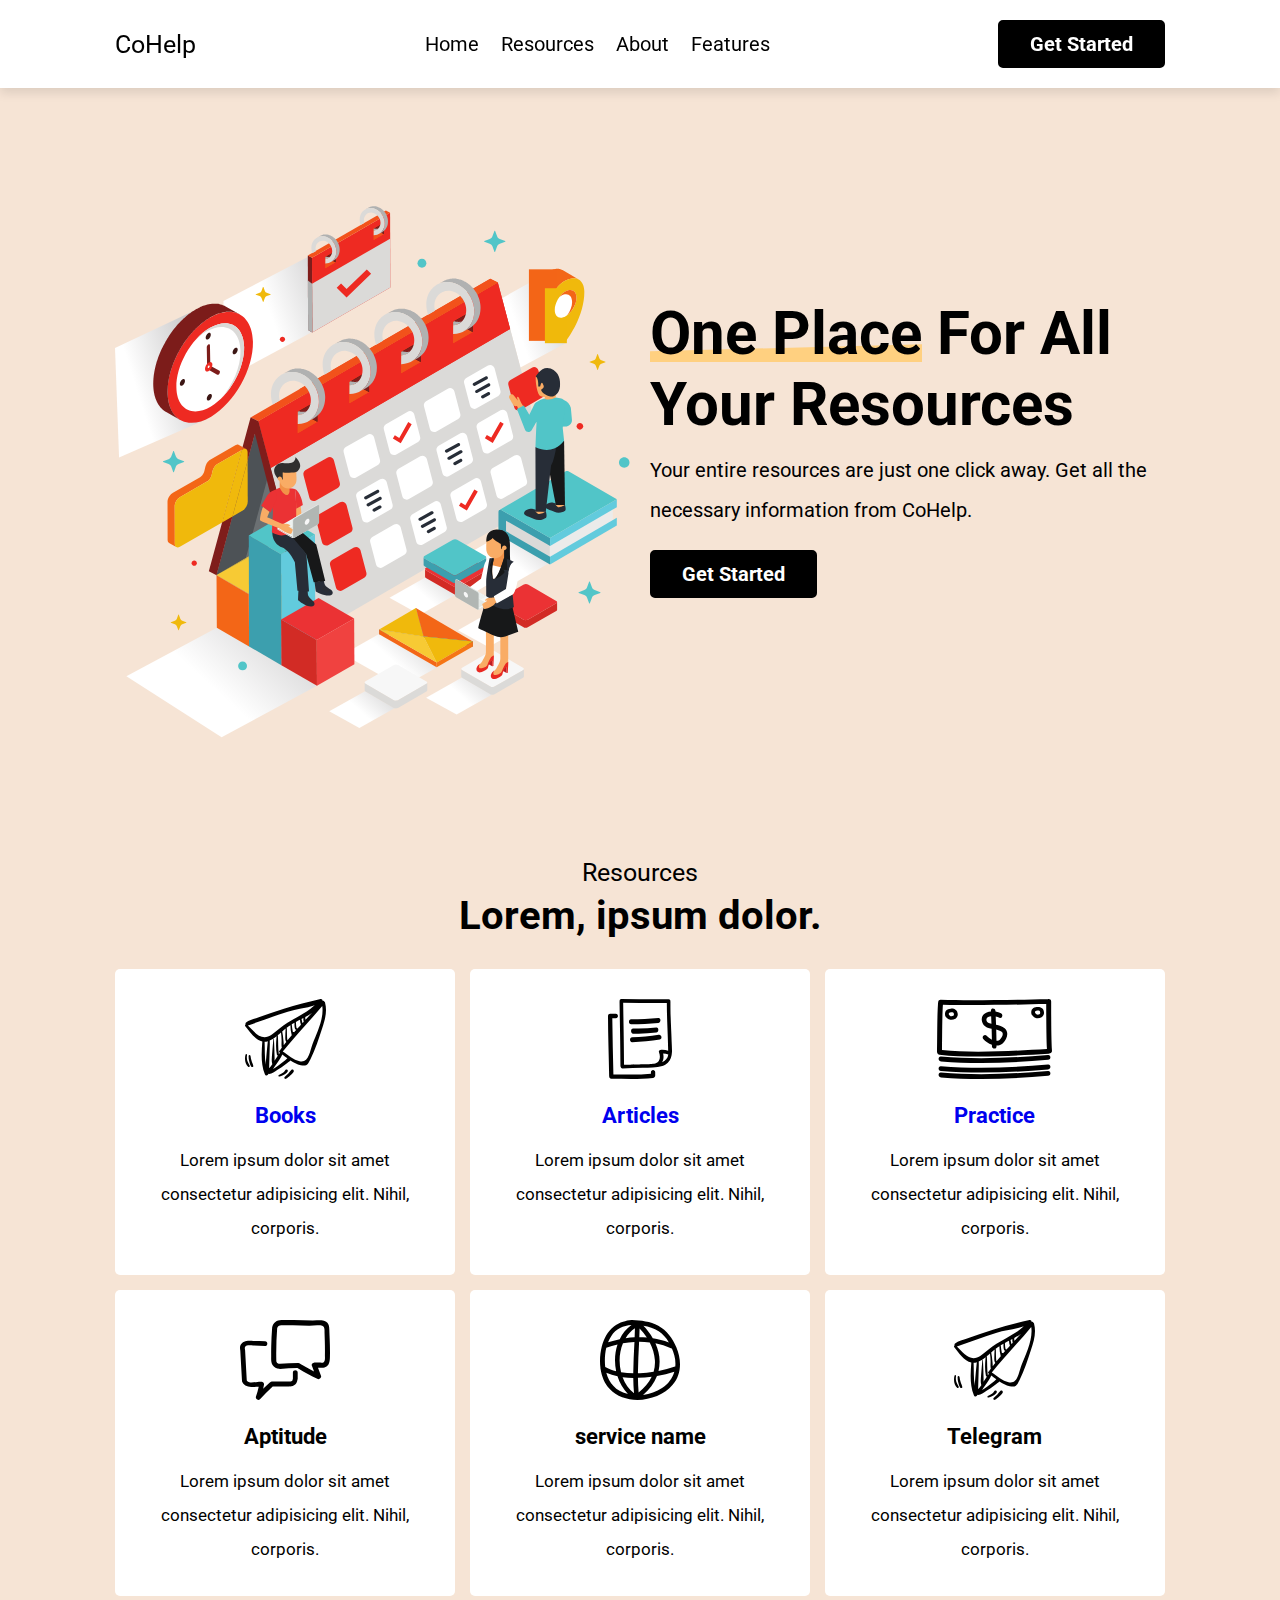
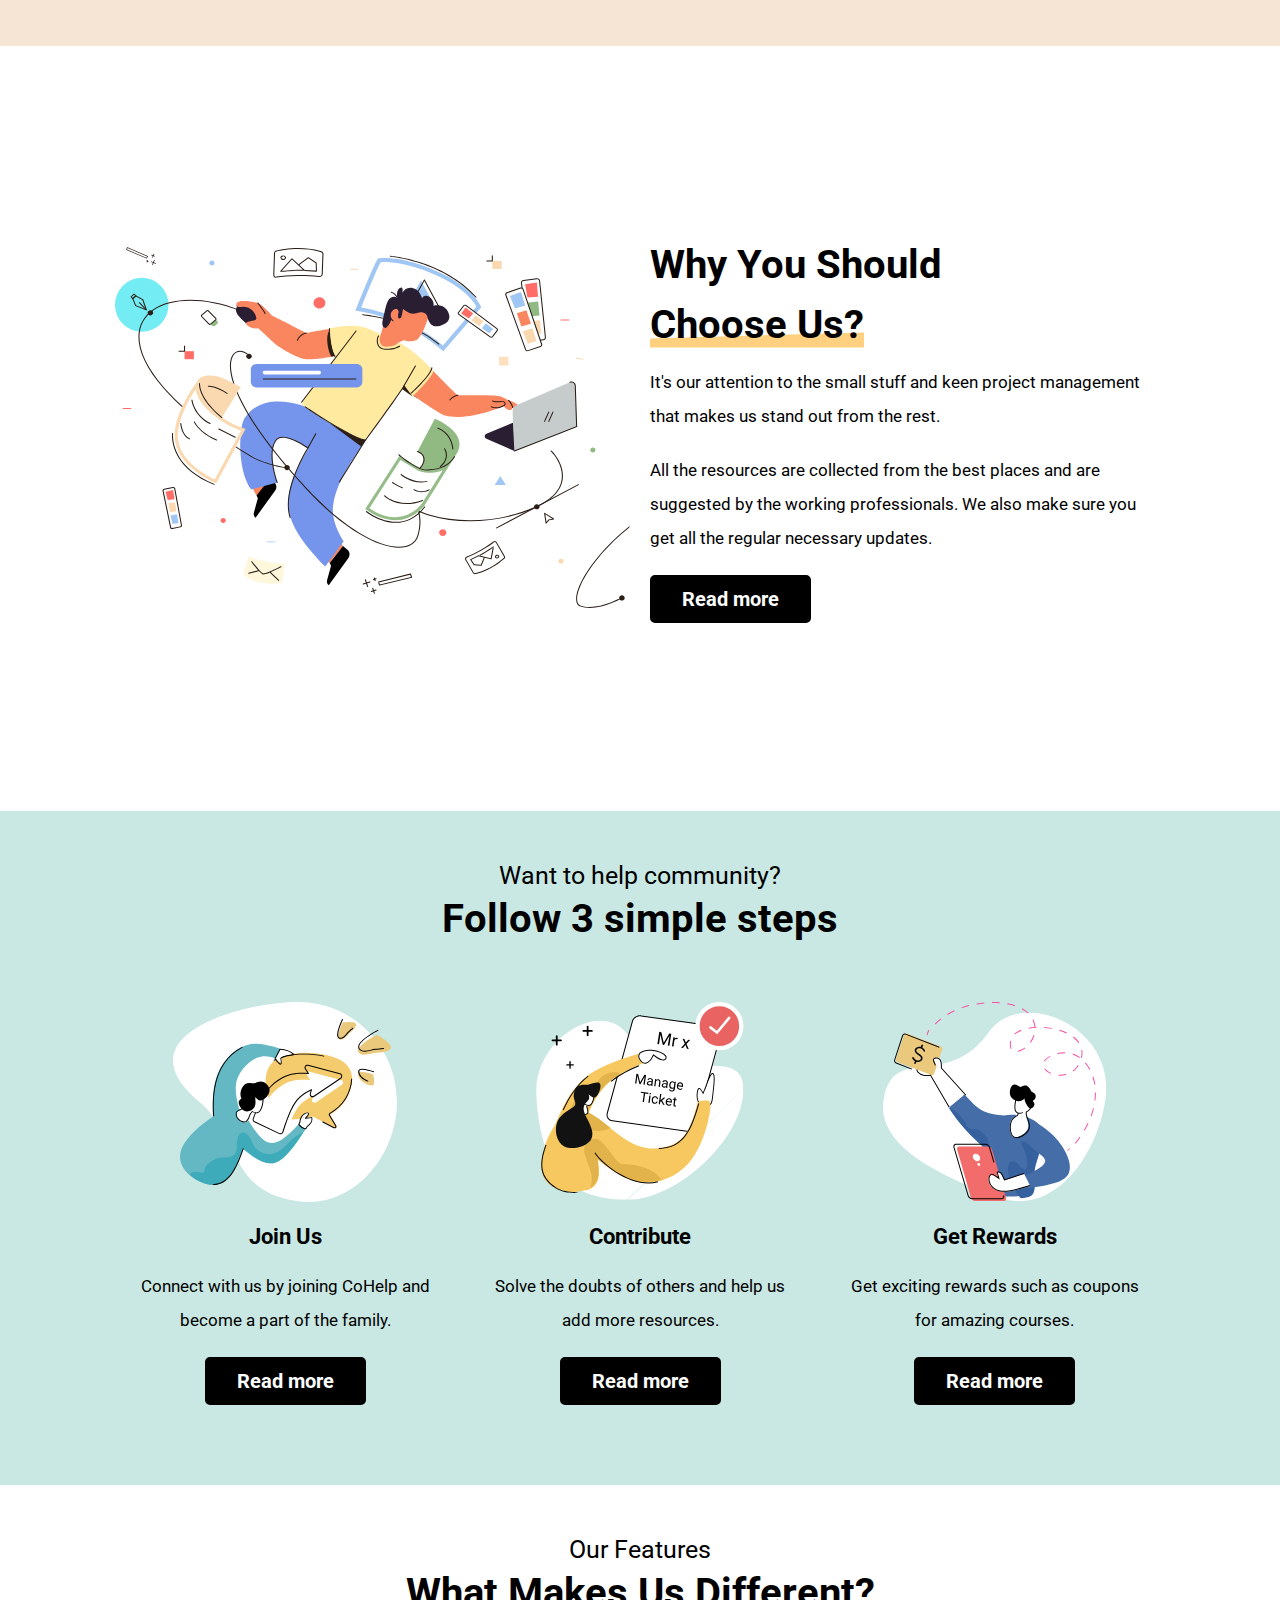
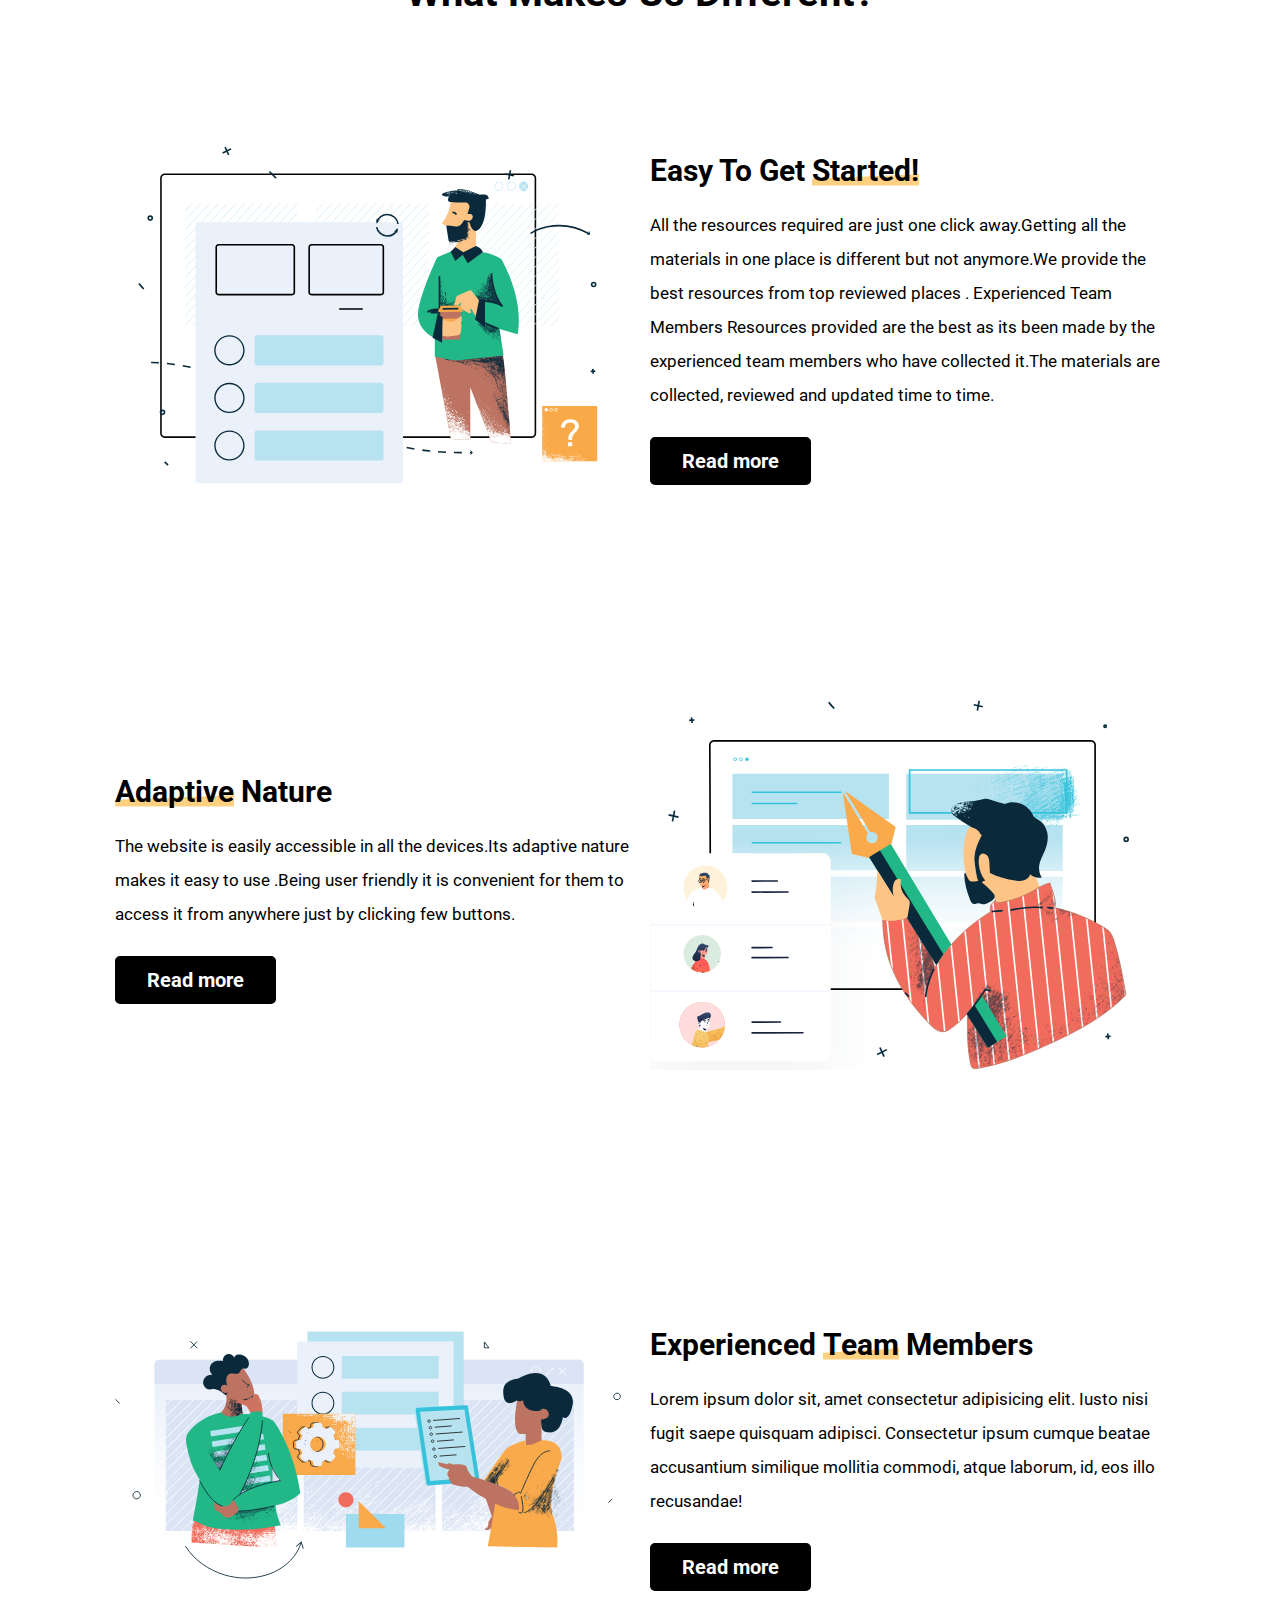
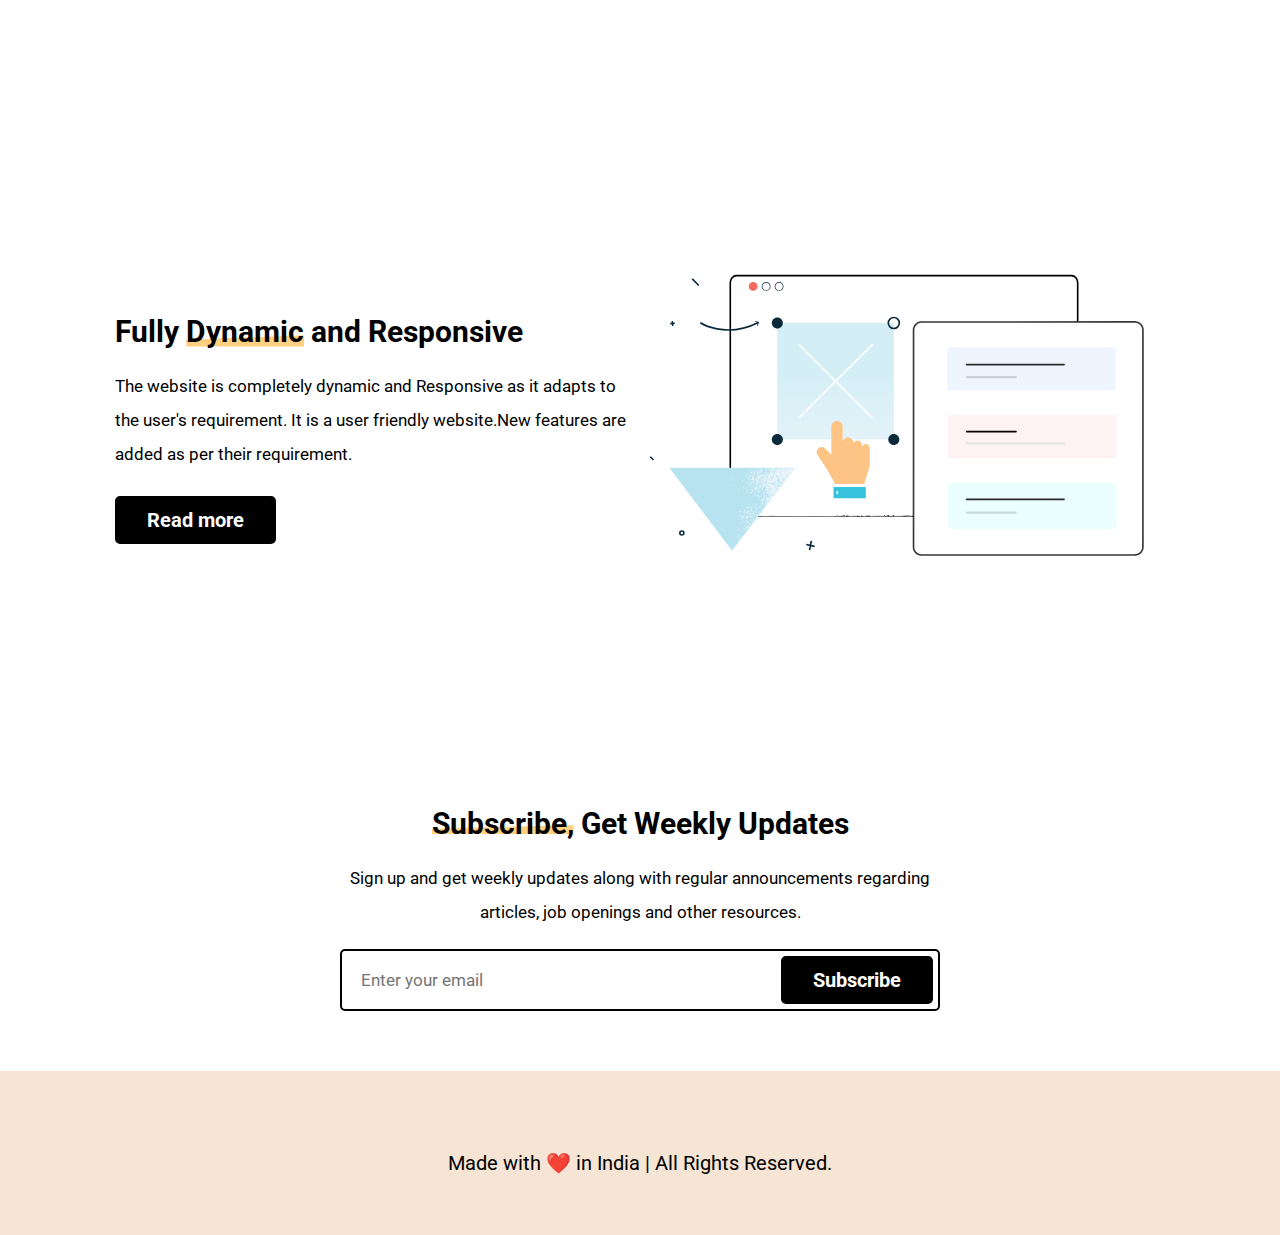
<file: cohelp-main/index.html>
<!DOCTYPE html>
<html lang="en">
<head>
    <meta charset="UTF-8">
    <meta http-equiv="X-UA-Compatible" content="IE=edge">
    <meta name="viewport" content="width=device-width, initial-scale=1.0">
    <title>CoHelp</title>

    <!-- font awesome cdn link  -->
    <link rel="stylesheet" href="https://cdnjs.cloudflare.com/ajax/libs/font-awesome/5.15.4/css/all.min.css">

    <!-- custom css file link  -->
    <link rel="stylesheet" href="css/style2.css">

</head>
<body>

<!-- header section starts      -->

<header class="header">

    <a href="#" class="logo"></i>CoHelp</a>

    <nav class="navbar">
        <a href="#home">Home</a>
        <a href="#resources">Resources</a>
        <a href="#about">About</a>
        <a href="#features">Features</a>
    </nav>

    <div id="menu-btn" class="fas fa-bars"></div>

    <a href="login-user.php" class="btn">Get Started</a>

</header>

<!-- header section ends     -->

<!-- home section starts  -->

<section class="home" id="home">

    <div class="image">
        <img src="images/home-img.svg" alt="">
    </div>

    <div class="content">
        <h3> <span class="line-down">One Place</span> For All Your Resources</h3>
        <p>Your entire resources are just one click away. Get all the necessary information from CoHelp.</p>
        <a href="login-user.php" class="btn">Get Started</a>
    </div>

</section>

<!-- home section ends -->

<!-- services section starts  -->

<section class="resources" id="resources">

    <div class="heading">
        <span>Resources</span>
        <h1>Lorem, ipsum dolor.</h1>
    </div>

    <div class="box-container">

        <div class="box">
            <img src="images/icon-1.svg" alt="">
            <a href="https://www.pdfdrive.com/" target="_blank" class="box-items"><h3>Books</h3></a>
            <p>Lorem ipsum dolor sit amet consectetur adipisicing elit. Nihil, corporis.</p>
        </div>

        <div class="box">
            <img src="images/icon-2.svg" alt="">
            <a href="https://www.geeksforgeeks.org/" target="_blank" class="box-items"><h3>Articles</h3></a>
            <p>Lorem ipsum dolor sit amet consectetur adipisicing elit. Nihil, corporis.</p>
        </div>

        <div class="box">
            <img src="images/icon-3.svg" alt="">
            <a href="https://leetcode.com/" target="_blank" class="box-items"><h3>Practice</h3></a>
            <p>Lorem ipsum dolor sit amet consectetur adipisicing elit. Nihil, corporis.</p>
        </div>

        <div class="box">
            <img src="images/icon-4.svg" alt="">
            <h3>Aptitude</h3>
            <p>Lorem ipsum dolor sit amet consectetur adipisicing elit. Nihil, corporis.</p>
        </div>

        <div class="box">
            <img src="images/icon-5.svg" alt="">
            <h3>service name</h3>
            <p>Lorem ipsum dolor sit amet consectetur adipisicing elit. Nihil, corporis.</p>
        </div>

        <div class="box">
            <img src="images/icon-1.svg" alt="">
            <h3>Telegram</h3>
            <p>Lorem ipsum dolor sit amet consectetur adipisicing elit. Nihil, corporis.</p>
        </div>

    </div>

</section>

<!-- services section ends -->

<!-- about section starts  -->

<section class="about" id="about">

    <div class="image">
        <img src="images/about-img.svg" alt="">
    </div>

    <div class="content">
        <h3>Why You Should <span class="line-down">Choose Us?</span></h3>
        <p>It's our attention to the small stuff and keen project management that makes us stand out from the rest.</p>
        <p>All the resources are collected from the best places and are suggested by the working professionals. We also make sure you get all the regular necessary updates.</p>
        <a href="#" class="btn">Read more</a>
    </div>

</section>

<!-- about section ends -->

<!-- steps section starts  -->

<section class="steps">

    <div class="heading">
        <span>Want to help community?</span>
        <h1>Follow 3 simple steps</h1>
    </div>

    <div class="box-container">

        <div class="box">
            <img src="images/step-1.svg" alt="">
            <h3>Join Us</h3>
            <p>Connect with us by joining CoHelp and become a part of the family.</p>
            <a href="#" class="btn">Read more</a>
        </div>

        <div class="box">
            <img src="images/step-2.svg" alt="">
            <h3>Contribute</h3>
            <p>Solve the doubts of others and help us add more resources.</p>
            <a href="#" class="btn">Read more</a>
        </div>

        <div class="box">
            <img src="images/step-3.svg" alt="">
            <h3>Get Rewards</h3>
            <p>Get exciting rewards such as coupons for amazing courses.</p>
            <a href="#" class="btn">Read more</a>
        </div>

    </div>
    
</section>

<!-- steps section ends -->

<!-- features section starts  -->

<section class="features" id="features">

    <div class="heading">
        <span>Our Features</span>
        <h1>What Makes Us Different?</h1>
    </div>

    <div class="box-container">

        <div class="box">
            <div class="image">
                <img src="images/feature-1.svg" alt="">
            </div>
            <div class="content">
                <h3>Easy To Get <span class="line-down">Started!</span></h3>
                <p>All the resources required are just one click away.Getting all the materials in one place is different but not anymore.We provide the best resources from top reviewed places .
Experienced Team Members
Resources provided are the best as its been made by the experienced team members who have collected it.The materials are collected, reviewed and updated time to time.</p>
                <a href="#" class="btn">Read more</a>
            </div>
        </div>

        <div class="box">
            <div class="image">
                <img src="images/feature-2.svg" alt="">
            </div>
            <div class="content">
                <h3><span class="line-down">Adaptive</span> Nature</h3>
                <p>The website is easily accessible in all the devices.Its adaptive nature makes it easy to use .Being user friendly it is convenient for them to access it from anywhere just by clicking few buttons.</p>
                <a href="#" class="btn">Read more</a>
            </div>
        </div>

        <div class="box">
            <div class="image">
                <img src="images/feature-3.svg" alt="">
            </div>
            <div class="content">
                <h3>Experienced <span class="line-down">Team</span> Members</h3>
                <p>Lorem ipsum dolor sit, amet consectetur adipisicing elit. Iusto nisi fugit saepe quisquam adipisci. Consectetur ipsum cumque beatae accusantium similique mollitia commodi, atque laborum, id, eos illo recusandae!</p>
                <a href="#" class="btn">Read more</a>
            </div>
        </div>

        <div class="box">
            <div class="image">
                <img src="images/feature-4.svg" alt="">
            </div>
            <div class="content">
                <h3>Fully <span class="line-down">Dynamic</span> and Responsive</h3>
                <p>The website is completely dynamic and Responsive as   it adapts to the user's requirement. It is a user friendly website.New features are added as per their requirement.</p>
                <a href="#" class="btn">Read more</a>
            </div>
        </div>

    </div>

</section>

<!-- features section ends -->

<!-- pricing section ends -->

<section class="newsletter">
    <div class="content">
        <h3><span class="line-down">Subscribe,</span> Get Weekly Updates</h3>
        <p>Sign up and get weekly updates along with regular announcements regarding articles, job openings and other resources.</p>
        <form action="subscription.php" method="POST">
            <input type="email" name="email" placeholder="Enter your email" id="" class="email">
            <input type="submit" name="subscribe" value="Subscribe" class="btn">
        </form>
    </div>
</section>

<!-- footer section starts  -->

<section class="footer">

    <div class="box-container">

       
    </div>

    <div class="credit">Made with <span>❤️ in India</span> | All Rights Reserved.</div>

</section>

<!-- footer section ends -->



<!-- custom js file link  -->
<script src="js/script.js"></script>
</body>
</html>
</file>
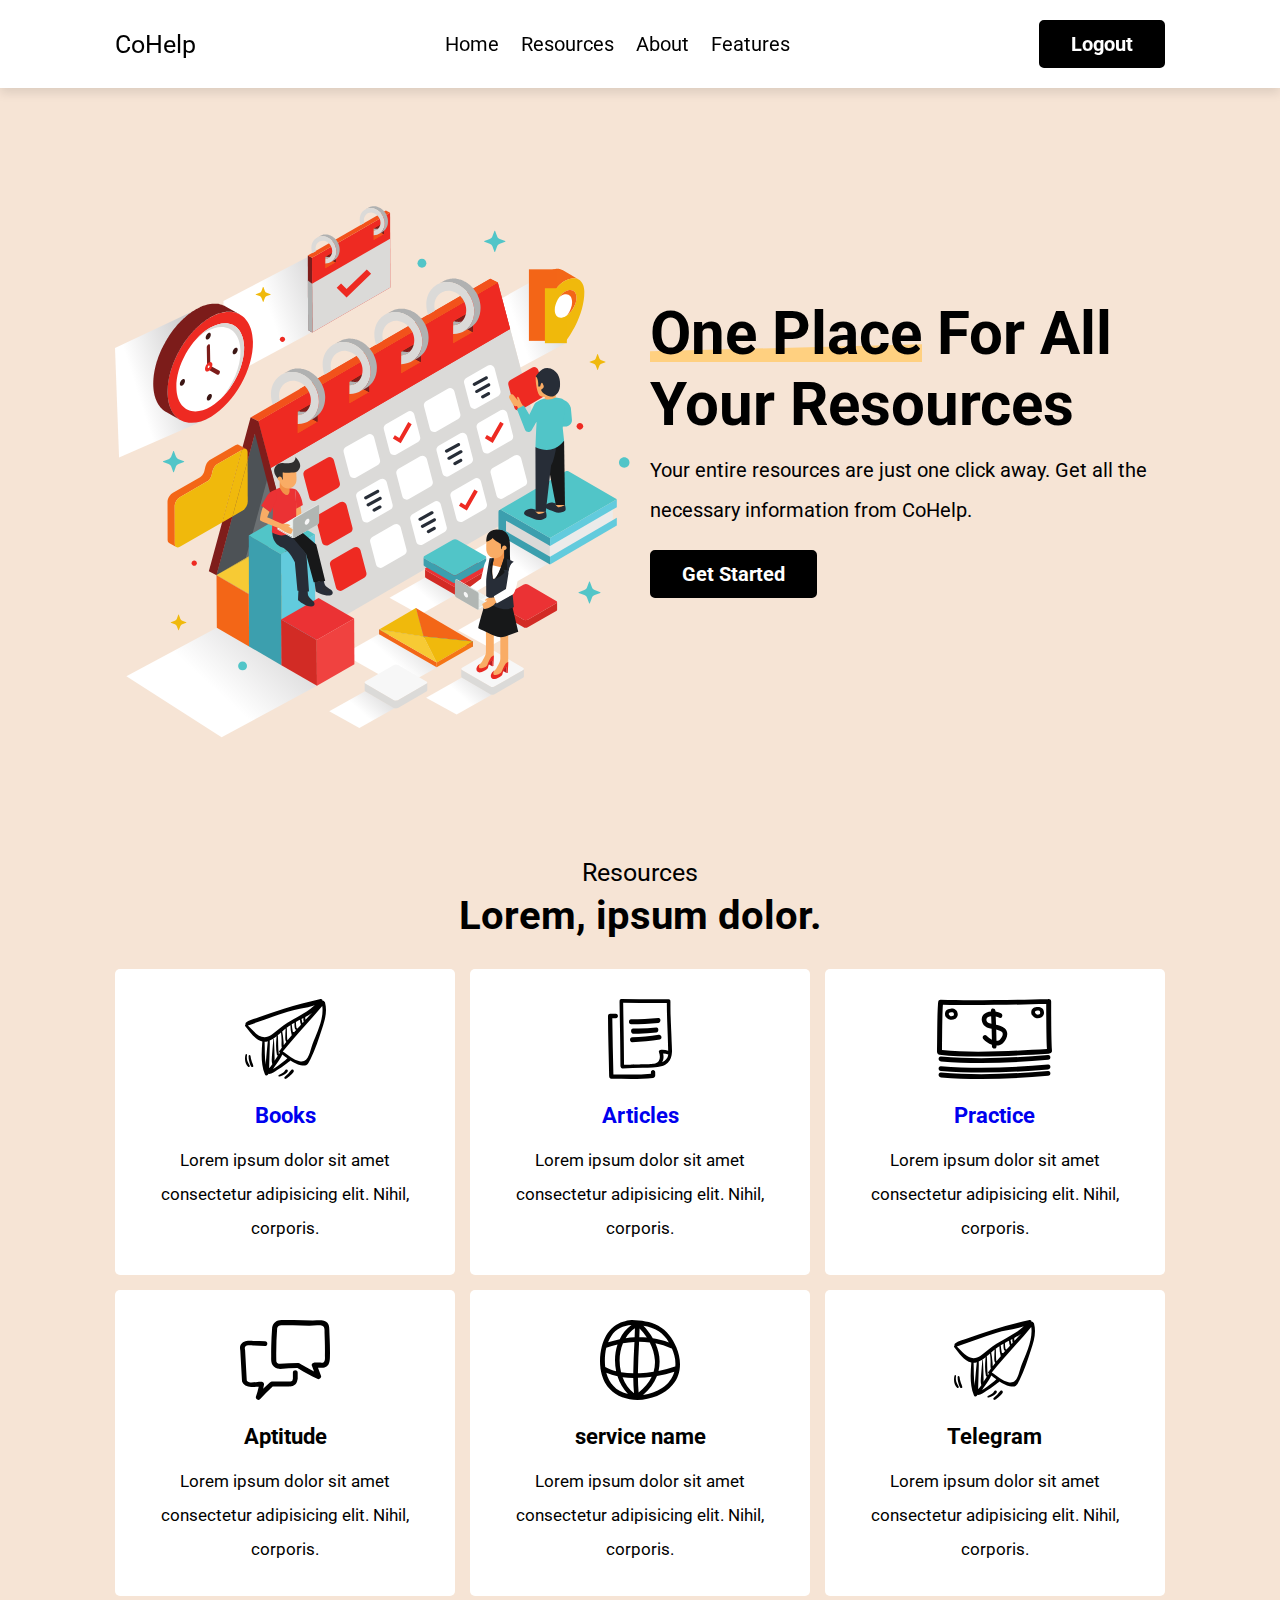
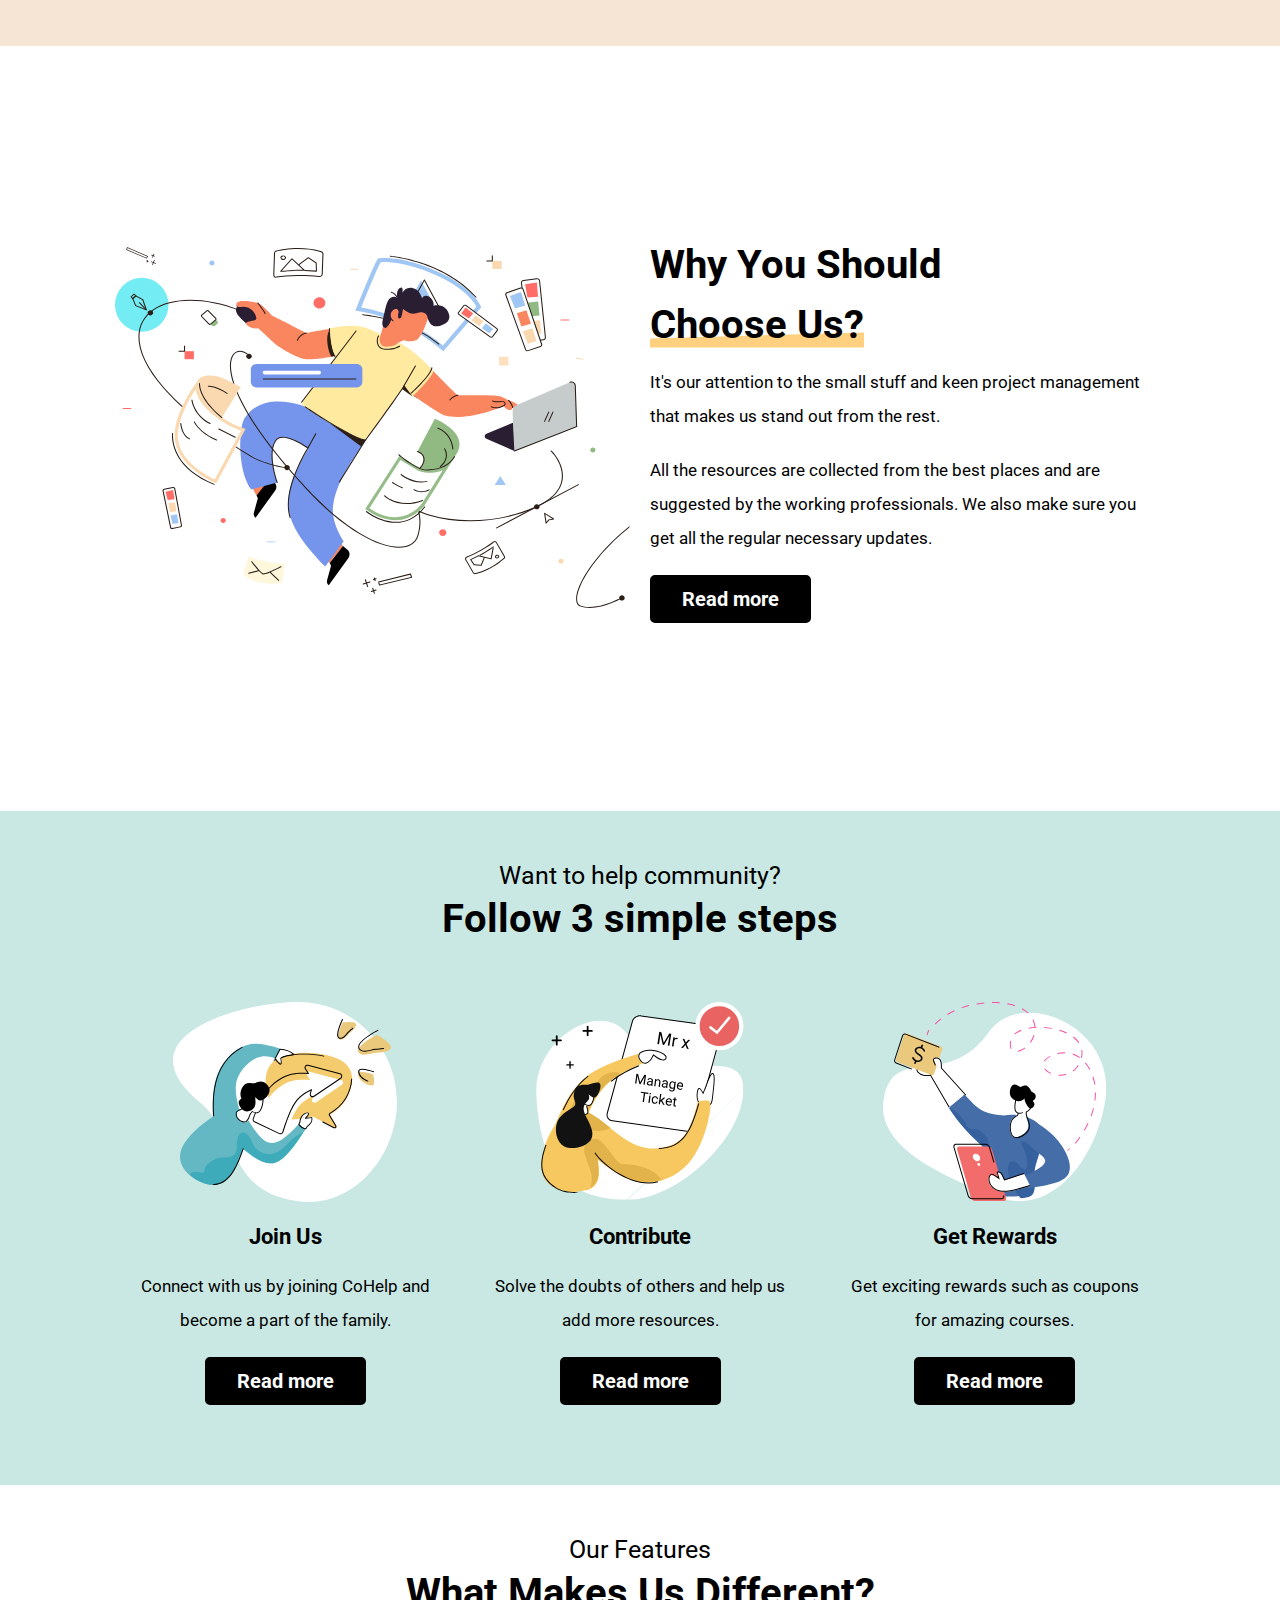
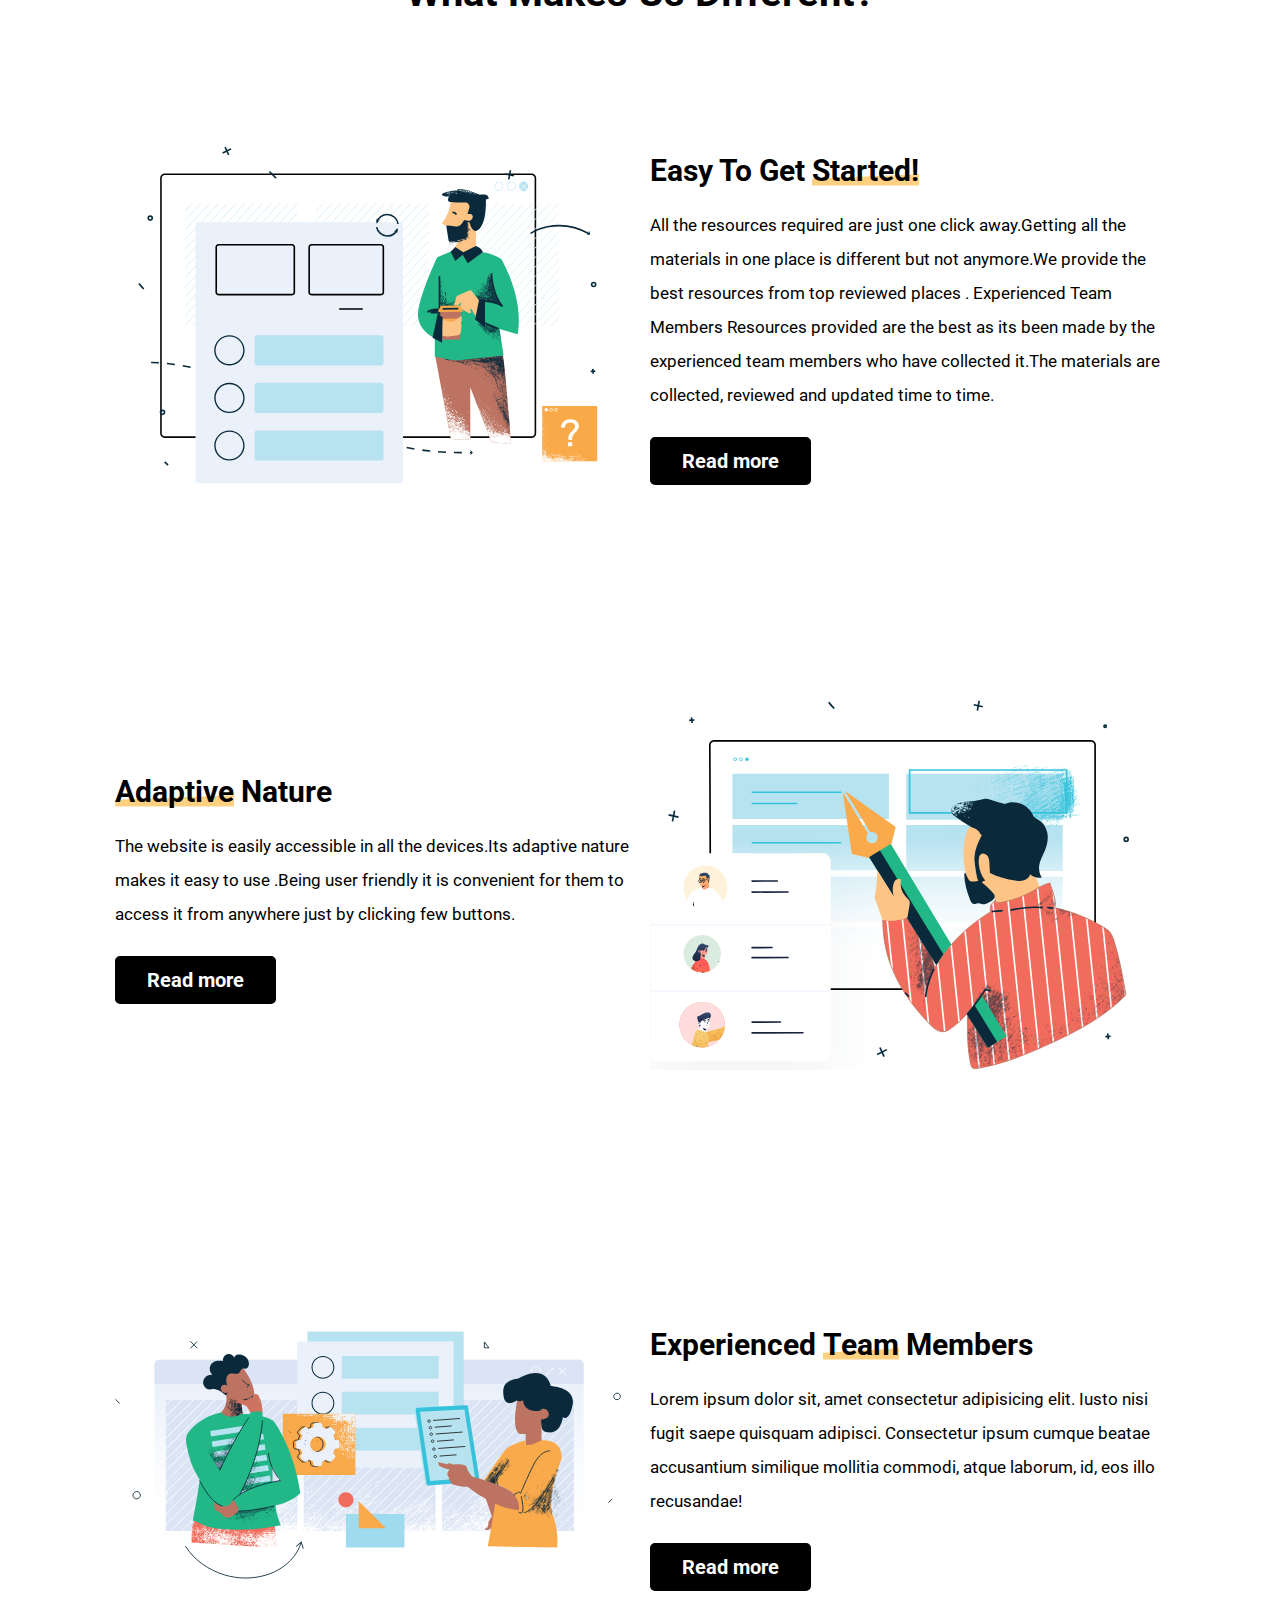
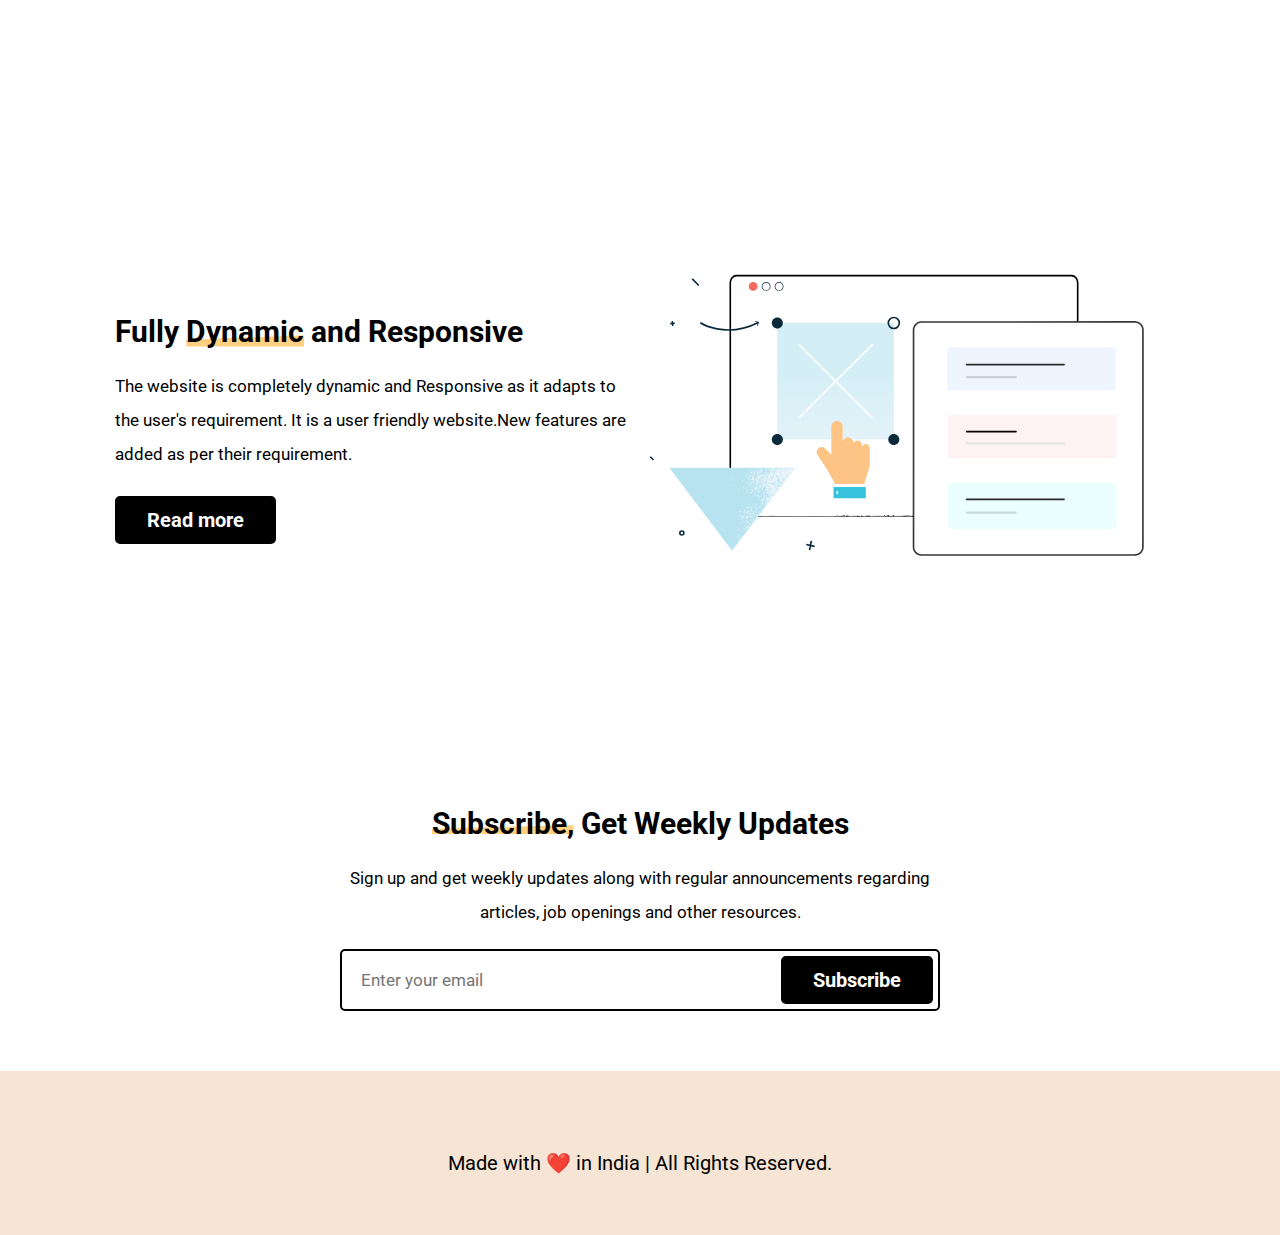
<file: cohelp-main/index2.html>
<!DOCTYPE html>
<html lang="en">
<head>
    <meta charset="UTF-8">
    <meta http-equiv="X-UA-Compatible" content="IE=edge">
    <meta name="viewport" content="width=device-width, initial-scale=1.0">
    <title>CoHelp</title>

    <!-- font awesome cdn link  -->
    <link rel="stylesheet" href="https://cdnjs.cloudflare.com/ajax/libs/font-awesome/5.15.4/css/all.min.css">

    <!-- custom css file link  -->
    <link rel="stylesheet" href="css/style2.css">

</head>
<body>

<!-- header section starts      -->

<header class="header">

    <a href="#" class="logo"></i>CoHelp</a>

    <nav class="navbar">
        <a href="#home">Home</a>
        <a href="#resources">Resources</a>
        <a href="#about">About</a>
        <a href="#features">Features</a>
    </nav>

    <div id="menu-btn" class="fas fa-bars"></div>

    <a href="index.html" class="btn">Logout</a>

</header>

<!-- header section ends     -->

<!-- home section starts  -->

<section class="home" id="home">

    <div class="image">
        <img src="images/home-img.svg" alt="">
    </div>

    <div class="content">
        <h3> <span class="line-down">One Place</span> For All Your Resources</h3>
        <p>Your entire resources are just one click away. Get all the necessary information from CoHelp.</p>
        <a href="#" class="btn">Get Started</a>
    </div>

</section>

<!-- home section ends -->

<!-- services section starts  -->

<section class="resources" id="resources">

    <div class="heading">
        <span>Resources</span>
        <h1>Lorem, ipsum dolor.</h1>
    </div>

    <div class="box-container">

        <div class="box">
            <img src="images/icon-1.svg" alt="">
            <a href="https://www.pdfdrive.com/" target="_blank" class="box-items"><h3>Books</h3></a>
            <p>Lorem ipsum dolor sit amet consectetur adipisicing elit. Nihil, corporis.</p>
        </div>

        <div class="box">
            <img src="images/icon-2.svg" alt="">
            <a href="https://www.geeksforgeeks.org/" target="_blank" class="box-items"><h3>Articles</h3></a>
            <p>Lorem ipsum dolor sit amet consectetur adipisicing elit. Nihil, corporis.</p>
        </div>

        <div class="box">
            <img src="images/icon-3.svg" alt="">
            <a href="https://leetcode.com/" target="_blank" class="box-items"><h3>Practice</h3></a>
            <p>Lorem ipsum dolor sit amet consectetur adipisicing elit. Nihil, corporis.</p>
        </div>

        <div class="box">
            <img src="images/icon-4.svg" alt="">
            <h3>Aptitude</h3>
            <p>Lorem ipsum dolor sit amet consectetur adipisicing elit. Nihil, corporis.</p>
        </div>

        <div class="box">
            <img src="images/icon-5.svg" alt="">
            <h3>service name</h3>
            <p>Lorem ipsum dolor sit amet consectetur adipisicing elit. Nihil, corporis.</p>
        </div>

        <div class="box">
            <img src="images/icon-1.svg" alt="">
            <h3>Telegram</h3>
            <p>Lorem ipsum dolor sit amet consectetur adipisicing elit. Nihil, corporis.</p>
        </div>

    </div>

</section>

<!-- services section ends -->

<!-- about section starts  -->

<section class="about" id="about">

    <div class="image">
        <img src="images/about-img.svg" alt="">
    </div>

    <div class="content">
        <h3>Why You Should <span class="line-down">Choose Us?</span></h3>
        <p>It's our attention to the small stuff and keen project management that makes us stand out from the rest.</p>
        <p>All the resources are collected from the best places and are suggested by the working professionals. We also make sure you get all the regular necessary updates.</p>
        <a href="#" class="btn">Read more</a>
    </div>

</section>

<!-- about section ends -->

<!-- steps section starts  -->

<section class="steps">

    <div class="heading">
        <span>Want to help community?</span>
        <h1>Follow 3 simple steps</h1>
    </div>

    <div class="box-container">

        <div class="box">
            <img src="images/step-1.svg" alt="">
            <h3>Join Us</h3>
            <p>Connect with us by joining CoHelp and become a part of the family.</p>
            <a href="#" class="btn">Read more</a>
        </div>

        <div class="box">
            <img src="images/step-2.svg" alt="">
            <h3>Contribute</h3>
            <p>Solve the doubts of others and help us add more resources.</p>
            <a href="#" class="btn">Read more</a>
        </div>

        <div class="box">
            <img src="images/step-3.svg" alt="">
            <h3>Get Rewards</h3>
            <p>Get exciting rewards such as coupons for amazing courses.</p>
            <a href="#" class="btn">Read more</a>
        </div>

    </div>
    
</section>

<!-- steps section ends -->

<!-- features section starts  -->

<section class="features" id="features">

    <div class="heading">
        <span>Our Features</span>
        <h1>What Makes Us Different?</h1>
    </div>

    <div class="box-container">

        <div class="box">
            <div class="image">
                <img src="images/feature-1.svg" alt="">
            </div>
            <div class="content">
                <h3>Easy To Get <span class="line-down">Started!</span></h3>
                <p>All the resources required are just one click away.Getting all the materials in one place is different but not anymore.We provide the best resources from top reviewed places .
Experienced Team Members
Resources provided are the best as its been made by the experienced team members who have collected it.The materials are collected, reviewed and updated time to time.</p>
                <a href="#" class="btn">Read more</a>
            </div>
        </div>

        <div class="box">
            <div class="image">
                <img src="images/feature-2.svg" alt="">
            </div>
            <div class="content">
                <h3><span class="line-down">Adaptive</span> Nature</h3>
                <p>The website is easily accessible in all the devices.Its adaptive nature makes it easy to use .Being user friendly it is convenient for them to access it from anywhere just by clicking few buttons.</p>
                <a href="#" class="btn">Read more</a>
            </div>
        </div>

        <div class="box">
            <div class="image">
                <img src="images/feature-3.svg" alt="">
            </div>
            <div class="content">
                <h3>Experienced <span class="line-down">Team</span> Members</h3>
                <p>Lorem ipsum dolor sit, amet consectetur adipisicing elit. Iusto nisi fugit saepe quisquam adipisci. Consectetur ipsum cumque beatae accusantium similique mollitia commodi, atque laborum, id, eos illo recusandae!</p>
                <a href="#" class="btn">Read more</a>
            </div>
        </div>

        <div class="box">
            <div class="image">
                <img src="images/feature-4.svg" alt="">
            </div>
            <div class="content">
                <h3>Fully <span class="line-down">Dynamic</span> and Responsive</h3>
                <p>The website is completely dynamic and Responsive as   it adapts to the user's requirement. It is a user friendly website.New features are added as per their requirement.</p>
                <a href="#" class="btn">Read more</a>
            </div>
        </div>

    </div>

</section>

<!-- features section ends -->

<!-- pricing section ends -->

<section class="newsletter">
    <div class="content">
        <h3><span class="line-down">Subscribe,</span> Get Weekly Updates</h3>
        <p>Sign up and get weekly updates along with regular announcements regarding articles, job openings and other resources.</p>
        <form action="subscription.php" method="POST">
            <input type="email" name="email" placeholder="Enter your email" id="" class="email">
            <input type="submit" name="subscribe" value="Subscribe" class="btn">
        </form>
    </div>
</section>

<!-- footer section starts  -->

<section class="footer">

    <div class="box-container">

       
    </div>

    <div class="credit">Made with <span>❤️ in India</span> | All Rights Reserved.</div>

</section>

<!-- footer section ends -->



<!-- custom js file link  -->
<script src="js/script.js"></script>
</body>
</html>
</file>
<file: cohelp-main/css/style2.css>
@import url("https://fonts.googleapis.com/css2?family=Roboto:wght@100;300&display=swap");
* {
  font-family: 'Roboto', sans-serif;
  margin: 0;
  padding: 0;
  -webkit-box-sizing: border-box;
          box-sizing: border-box;
  outline: none;
  border: none;
  text-decoration: none;
}

html {
  font-size: 62.5%;
  overflow-x: hidden;
  scroll-behavior: smooth;
  scroll-padding-top: 7rem;
}

html::-webkit-scrollbar {
  width: 1rem;
}

html::-webkit-scrollbar-track {
  background: #fff;
}

html::-webkit-scrollbar-thumb {
  background: #000;
}

section {
  padding: 5rem 9%;
}

.heading {
  text-align: center;
  margin-bottom: 3rem;
}

.heading span {
  font-size: 2.5rem;
}

.heading h1 {
  font-size: 4rem;
  padding-top: .5rem;
}

.btn {
  display: inline-block;
  margin-top: 1rem;
  padding: 1rem 3rem;
  font-size: 2rem;
  color: #fff;
  background: #000;
  border: 0.2rem solid #000;
  cursor: pointer;
  font-weight: bolder;
  border-radius: .5rem;
}

.btn:hover {
  background: none;
  color: #000;
}

.line-down {
  position: relative;
  display: inline-block;
  z-index: 0;
}

.line-down::before {
  content: '';
  position: absolute;
  bottom: .7rem;
  left: 0;
  right: 0;
  height: 100%;
  width: 100%;
  background: #ffd080;
  z-index: -1;
  -webkit-clip-path: polygon(0 85%, 100% 75%, 100% 100%, 0% 100%);
          clip-path: polygon(0 85%, 100% 75%, 100% 100%, 0% 100%);
}

@-webkit-keyframes fadeUp {
  0% {
    opacity: 0;
    -webkit-transform: translateY(4rem);
            transform: translateY(4rem);
  }
}

@keyframes fadeUp {
  0% {
    opacity: 0;
    -webkit-transform: translateY(4rem);
            transform: translateY(4rem);
  }
}

.header {
  position: -webkit-sticky;
  position: sticky;
  top: 0;
  left: 0;
  right: 0;
  z-index: 1000;
  display: -webkit-box;
  display: -ms-flexbox;
  display: flex;
  -webkit-box-align: center;
      -ms-flex-align: center;
          align-items: center;
  -webkit-box-pack: justify;
      -ms-flex-pack: justify;
          justify-content: space-between;
  background: #fff;
  -webkit-box-shadow: 0 0.5rem 1rem rgba(0, 0, 0, 0.1);
          box-shadow: 0 0.5rem 1rem rgba(0, 0, 0, 0.1);
  padding: 2rem 9%;
}

.header .logo {
  font-size: 2.5rem;
  color: #000;
}

.header .navbar a {
  margin: 0 1rem;
  font-size: 2rem;
  color: #000;
}

.header .navbar a:hover {
  text-decoration: underline;
}

.header .btn {
  margin-top: 0;
}

#menu-btn {
  cursor: pointer;
  font-size: 3rem;
  display: none;
}

@-webkit-keyframes floating {
  0%, 100% {
    -webkit-transform: translateY(0rem);
            transform: translateY(0rem);
  }
  50% {
    -webkit-transform: translateY(-4rem);
            transform: translateY(-4rem);
  }
}

@keyframes floating {
  0%, 100% {
    -webkit-transform: translateY(0rem);
            transform: translateY(0rem);
  }
  50% {
    -webkit-transform: translateY(-4rem);
            transform: translateY(-4rem);
  }
}

.home {
  min-height: 80vh;
  display: -webkit-box;
  display: -ms-flexbox;
  display: flex;
  -webkit-box-align: center;
      -ms-flex-align: center;
          align-items: center;
  -ms-flex-wrap: wrap;
      flex-wrap: wrap;
  gap: 2rem;
  background: #f6e4d5;
}

.home .image {
  -webkit-box-flex: 1;
      -ms-flex: 1 1 42rem;
          flex: 1 1 42rem;
  margin-top: 5rem;
}

.home .image img {
  width: 100%;
  -webkit-animation: floating 4s linear infinite;
          animation: floating 4s linear infinite;
}

.home .content {
  -webkit-box-flex: 1;
      -ms-flex: 1 1 42rem;
          flex: 1 1 42rem;
}

.home .content h3 {
  font-size: 6rem;
}

.home .content p {
  font-size: 2rem;
  padding: 1rem 0;
  line-height: 2;
}

.resources {
  background: #f6e4d5;
}

.resources .box-container {
  display: -ms-grid;
  display: grid;
  -ms-grid-columns: (minmax(32rem, 1fr))[auto-fit];
      grid-template-columns: repeat(auto-fit, minmax(32rem, 1fr));
  gap: 1.5rem;
}

.resources .box-container .box {
  background: #fff;
  padding: 3rem 2rem;
  text-align: center;
  border-radius: .5rem;
}

.resources .box-container .box img {
  height: 8rem;
  margin-bottom: .7rem;
}

.resources .box-container .box h3 {
  font-size: 2.2rem;
  padding: 1.5rem 0;
}

.resources .box-container .box p {
  line-height: 2;
  font-size: 1.7rem;
}

.about {
  min-height: 85vh;
  display: -webkit-box;
  display: -ms-flexbox;
  display: flex;
  -webkit-box-align: center;
      -ms-flex-align: center;
          align-items: center;
  -ms-flex-wrap: wrap;
      flex-wrap: wrap;
  gap: 2rem;
}

.about .image {
  -webkit-box-flex: 1;
      -ms-flex: 1 1 42rem;
          flex: 1 1 42rem;
}

.about .image img {
  width: 100%;
}

.about .content {
  -webkit-box-flex: 1;
      -ms-flex: 1 1 42rem;
          flex: 1 1 42rem;
}

.about .content h3 {
  font-size: 4rem;
  line-height: 1.5;
}

.about .content p {
  font-size: 1.7rem;
  line-height: 2;
  padding: 1rem 0;
}

.steps {
  background: #cae8e3;
}

.steps .box-container {
  display: -ms-grid;
  display: grid;
  -ms-grid-columns: (minmax(32rem, 1fr))[auto-fit];
      grid-template-columns: repeat(auto-fit, minmax(32rem, 1fr));
  gap: 1.5rem;
}

.steps .box-container .box {
  text-align: center;
  padding: 3rem 2rem;
}

.steps .box-container .box img {
  height: 20rem;
}

.steps .box-container .box h3 {
  font-size: 2.2rem;
  padding: 2rem 0;
}

.steps .box-container .box p {
  font-size: 1.7rem;
  line-height: 2;
  padding-bottom: 1rem;
}

.features .box-container .box {
  display: -webkit-box;
  display: -ms-flexbox;
  display: flex;
  -ms-flex-wrap: wrap;
      flex-wrap: wrap;
  gap: 2rem;
  -webkit-box-align: center;
      -ms-flex-align: center;
          align-items: center;
  min-height: 60vh;
  margin-bottom: 3rem;
}

.features .box-container .box:last-child {
  margin-bottom: 0;
}

.features .box-container .box:nth-child(even) {
  -webkit-box-orient: horizontal;
  -webkit-box-direction: reverse;
      -ms-flex-flow: row-reverse wrap;
          flex-flow: row-reverse wrap;
}

.features .box-container .box .image {
  -webkit-box-flex: 1;
      -ms-flex: 1 1 42rem;
          flex: 1 1 42rem;
}

.features .box-container .box .image img {
  width: 100%;
}

.features .box-container .box .content {
  -webkit-box-flex: 1;
      -ms-flex: 1 1 42rem;
          flex: 1 1 42rem;
}

.features .box-container .box .content h3 {
  font-size: 3rem;
  line-height: 1.5;
}

.features .box-container .box .content p {
  padding: 1.5rem 0;
  line-height: 2;
  font-size: 1.7rem;
}

.pricing {
  background: #f6e4d5;
  text-align: center;
}

.pricing .price-toggler {
  display: inline-block;
  border-radius: .5rem;
  padding: .5rem;
  margin-bottom: 3rem;
  background: #fff;
  border: 0.2rem solid #000;
}

.pricing .price-toggler span {
  display: inline-block;
  font-weight: bolder;
  padding: 1rem 3rem;
  font-size: 1.7rem;
  cursor: pointer;
  color: #000;
  border-radius: .5rem;
}

.pricing .price-toggler span.active {
  background: #000;
  color: #fff;
}

.pricing .box-container {
  display: -ms-grid;
  display: grid;
  -ms-grid-columns: (minmax(32rem, 1fr))[auto-fit];
      grid-template-columns: repeat(auto-fit, minmax(32rem, 1fr));
  gap: 1.5rem;
}

.pricing .box-container .box {
  padding: 3rem 2rem;
  border-radius: .5rem;
  background: #fff;
}

.pricing .box-container .box:nth-child(2) {
  border: 0.2rem solid #000;
}

.pricing .box-container .box:nth-child(2) h3 {
  background: #f6e4d5;
}

.pricing .box-container .box h3 {
  font-size: 2rem;
  display: inline-block;
  border-radius: .5rem;
  padding: .5rem 1.5rem;
  background: #cae8e3;
  margin-bottom: 1rem;
}

.pricing .box-container .box .price {
  padding: 2rem 0;
}

.pricing .box-container .box .price .month,
.pricing .box-container .box .price .year {
  font-size: 5rem;
  -webkit-animation: fadeUp .2s linear backwards;
          animation: fadeUp .2s linear backwards;
}

.pricing .box-container .box .price .month span,
.pricing .box-container .box .price .year span {
  font-size: 3rem;
}

.pricing .box-container .box .price .year {
  display: none;
}

.pricing .box-container .box .list {
  padding: 1rem 0;
}

.pricing .box-container .box .list p {
  padding: 1.5rem 0;
  font-size: 1.7rem;
}

.pricing .box-container .box .list p i {
  padding-right: .5rem;
}

.reviews .slide-container .slide {
  text-align: center;
  max-width: 60rem;
  margin: 1rem auto;
  display: none;
}

.reviews .slide-container .slide.active {
  display: block;
}

.reviews .slide-container .slide img {
  height: 10rem;
  width: 10rem;
  border-radius: 50%;
  -o-object-fit: cover;
     object-fit: cover;
  -webkit-animation: fadeUp .2s linear backwards;
          animation: fadeUp .2s linear backwards;
}

.reviews .slide-container .slide P {
  padding: 1.5rem 0;
  font-size: 2rem;
  line-height: 2;
  -webkit-animation: fadeUp .2s linear .4s backwards;
          animation: fadeUp .2s linear .4s backwards;
}

.reviews .slide-container .slide h3 {
  padding-bottom: .7rem;
  font-size: 2rem;
  -webkit-animation: fadeUp .2s linear .6s backwards;
          animation: fadeUp .2s linear .6s backwards;
}

.reviews .slide-container .slide span {
  display: block;
  font-size: 1.7rem;
  -webkit-animation: fadeUp .2s linear .8s backwards;
          animation: fadeUp .2s linear .8s backwards;
}

.reviews .controls {
  text-align: center;
  margin-top: 2rem;
}

.reviews .controls div {
  font-size: 5rem;
  cursor: pointer;
  margin: 0 1rem;
}

.reviews .controls div:hover {
  -webkit-transform: scale(1.2);
          transform: scale(1.2);
}

.faq {
  background: #cae8e3;
}

.faq .accordion-container {
  margin: 1rem auto;
  max-width: 70rem;
}

.faq .accordion-container .accordion {
  margin: 1rem 0;
  background-color: #fff;
  border-radius: .5rem;
}

.faq .accordion-container .accordion.active .accordion-heading i {
  -webkit-transform: rotate(180deg);
          transform: rotate(180deg);
}

.faq .accordion-container .accordion.active .accordion-content {
  display: block;
}

.faq .accordion-container .accordion .accordion-heading {
  padding: 2rem;
  display: -webkit-box;
  display: -ms-flexbox;
  display: flex;
  -webkit-box-align: center;
      -ms-flex-align: center;
          align-items: center;
  -webkit-box-pack: justify;
      -ms-flex-pack: justify;
          justify-content: space-between;
  gap: 1rem;
  cursor: pointer;
}

.faq .accordion-container .accordion .accordion-heading h3 {
  font-size: 2.2rem;
  line-height: 1.5;
}

.faq .accordion-container .accordion .accordion-heading i {
  font-size: 2rem;
  -webkit-transition: .2s linear;
  transition: .2s linear;
}

.faq .accordion-container .accordion .accordion-content {
  padding: 2rem;
  padding-top: 0;
  line-height: 2;
  font-size: 1.7rem;
  display: none;
  -webkit-animation: fadeUp .2s linear backwards;
          animation: fadeUp .2s linear backwards;
}

.newsletter .content {
  text-align: center;
  max-width: 60rem;
  margin: 1rem auto;
}

.newsletter .content h3 {
  font-size: 3rem;
  margin-bottom: 1rem;
}

.newsletter .content p {
  padding: 1rem 0;
  line-height: 2;
  font-size: 1.7rem;
}

.newsletter .content p a {
  color: #000;
}

.newsletter .content p a:hover {
  text-decoration: underline;
}

.newsletter .content form {
  display: -webkit-box;
  display: -ms-flexbox;
  display: flex;
  border: 0.2rem solid #000;
  border-radius: .5rem;
  padding: .5rem;
  margin: 1rem 0;
}

.newsletter .content form .email {
  width: 100%;
  padding: 1rem 1.4rem;
  font-size: 1.7rem;
  text-transform: none;
}

.newsletter .content form .btn {
  margin-top: 0;
}

.footer {
  background: #f6e4d5;
}

.footer .box-container {
  display: -ms-grid;
  display: grid;
  -ms-grid-columns: (minmax(25rem, 1fr))[auto-fit];
      grid-template-columns: repeat(auto-fit, minmax(25rem, 1fr));
  gap: 1.5rem;
}

.footer .box-container .box h3 {
  font-size: 2.2rem;
  padding: 1rem 0;
}

.footer .box-container .box a {
  font-size: 2rem;
  color: #000;
  display: block;
  padding: 1rem 0;
}

.footer .box-container .box a:hover {
  text-decoration: underline;
}

.footer .credit {
  text-align: center;
  padding: 1rem;
  margin-top: 2rem;
  font-size: 2rem;
}

@media (max-width: 1200px) {
  .header {
    padding: 2rem;
  }
  section {
    padding: 3rem 2rem;
  }
  .home .content h3 {
    font-size: 4rem;
  }
}

@media (max-width: 991px) {
  html {
    font-size: 55%;
  }
}

@media (max-width: 768px) {
  #menu-btn {
    display: inline-block;
    -webkit-transition: .2s linear;
    transition: .2s linear;
  }
  #menu-btn.fa-times {
    -webkit-transform: rotate(180deg);
            transform: rotate(180deg);
  }
  .header .btn {
    display: none;
  }
  .header .navbar {
    position: absolute;
    top: 99%;
    left: 0;
    right: 0;
    border-top: 0.2rem solid #000;
    background: #fff;
    -webkit-clip-path: polygon(0 0, 100% 0, 100% 0, 0 0);
            clip-path: polygon(0 0, 100% 0, 100% 0, 0 0);
    -webkit-transition: .2s linear;
    transition: .2s linear;
  }
  .header .navbar.active {
    -webkit-clip-path: polygon(0 0, 100% 0, 100% 100%, 0 100%);
            clip-path: polygon(0 0, 100% 0, 100% 100%, 0 100%);
  }
  .header .navbar a {
    display: block;
    margin: 0;
    padding: 1.5rem 2rem;
  }
}

@media (max-width: 450px) {
  html {
    font-size: 50%;
  }
  .heading h1 {
    font-size: 3rem;
  }
}
/*# sourceMappingURL=style.css.map */
</file>
